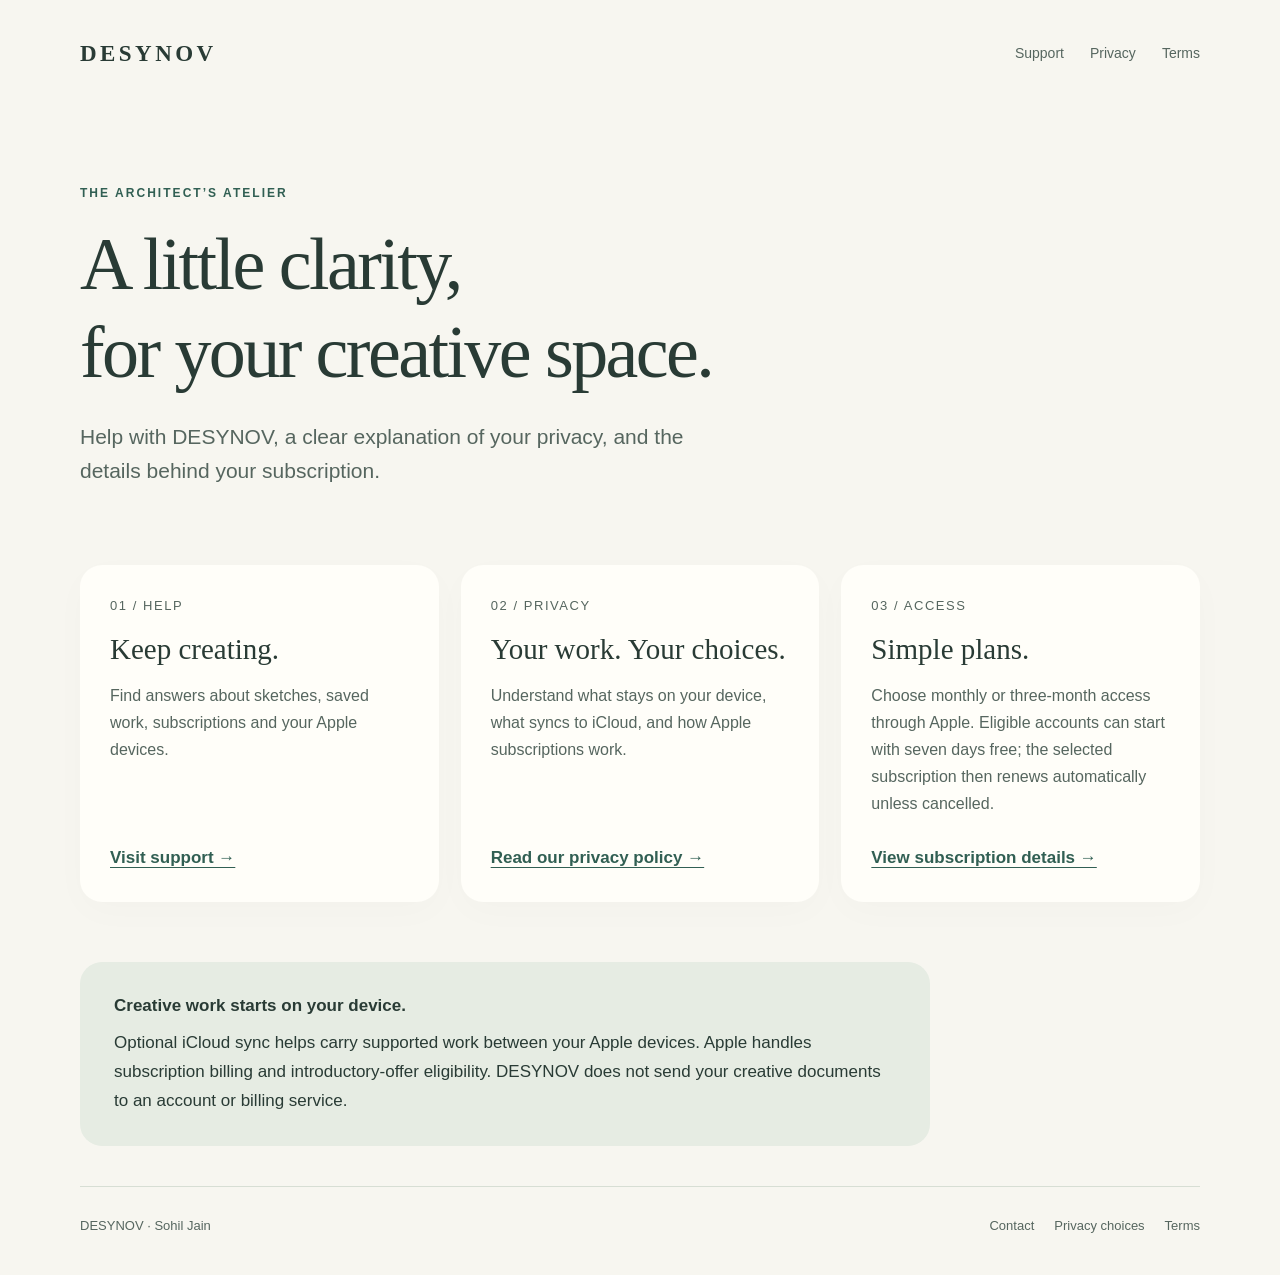
<file: index.html>
<!doctype html>
<html lang="en"><head><meta charset="utf-8"><meta name="viewport" content="width=device-width,initial-scale=1"><meta name="description" content="DESYNOV support, privacy information and subscription guidance for your creative workspace."><meta name="referrer" content="strict-origin-when-cross-origin"><title>DESYNOV — Support &amp; Privacy</title><link rel="stylesheet" href="styles.css"></head>
<body><a class="skip" href="#main">Skip to content</a><div class="wrap">
<header class="header"><a class="brand" href="index.html" aria-label="DESYNOV home">DESYNOV</a><nav aria-label="Main navigation"><a href="support.html">Support</a><a href="privacy.html">Privacy</a><a href="terms.html">Terms</a></nav></header>
<main id="main"><section class="hero"><p class="eyebrow">The architect’s atelier</p><h1>A little clarity,<br>for your creative space.</h1><p class="lead">Help with DESYNOV, a clear explanation of your privacy, and the details behind your subscription.</p></section>
<div class="grid"><section class="card"><span class="number" aria-hidden="true">01 / HELP</span><h2>Keep creating.</h2><p>Find answers about sketches, saved work, subscriptions and your Apple devices.</p><a href="support.html">Visit support →</a></section><section class="card"><span class="number" aria-hidden="true">02 / PRIVACY</span><h2>Your work. Your choices.</h2><p>Understand what stays on your device, what syncs to iCloud, and how Apple subscriptions work.</p><a href="privacy.html">Read our privacy policy →</a></section><section class="card"><span class="number" aria-hidden="true">03 / ACCESS</span><h2>Simple plans.</h2><p>Choose monthly or three-month access through Apple. Eligible accounts can start with seven days free; the selected subscription then renews automatically unless cancelled.</p><a href="terms.html">View subscription details →</a></section></div>
<aside class="note"><strong>Creative work starts on your device.</strong><p>Optional iCloud sync helps carry supported work between your Apple devices. Apple handles subscription billing and introductory-offer eligibility. DESYNOV does not send your creative documents to an account or billing service.</p></aside></main>
<footer class="footer"><p>DESYNOV · <span data-owner>Sohil Jain</span></p><nav aria-label="Footer"><a href="support.html">Contact</a><a href="privacy.html#choices">Privacy choices</a><a href="terms.html">Terms</a></nav></footer></div></body></html>
</file>
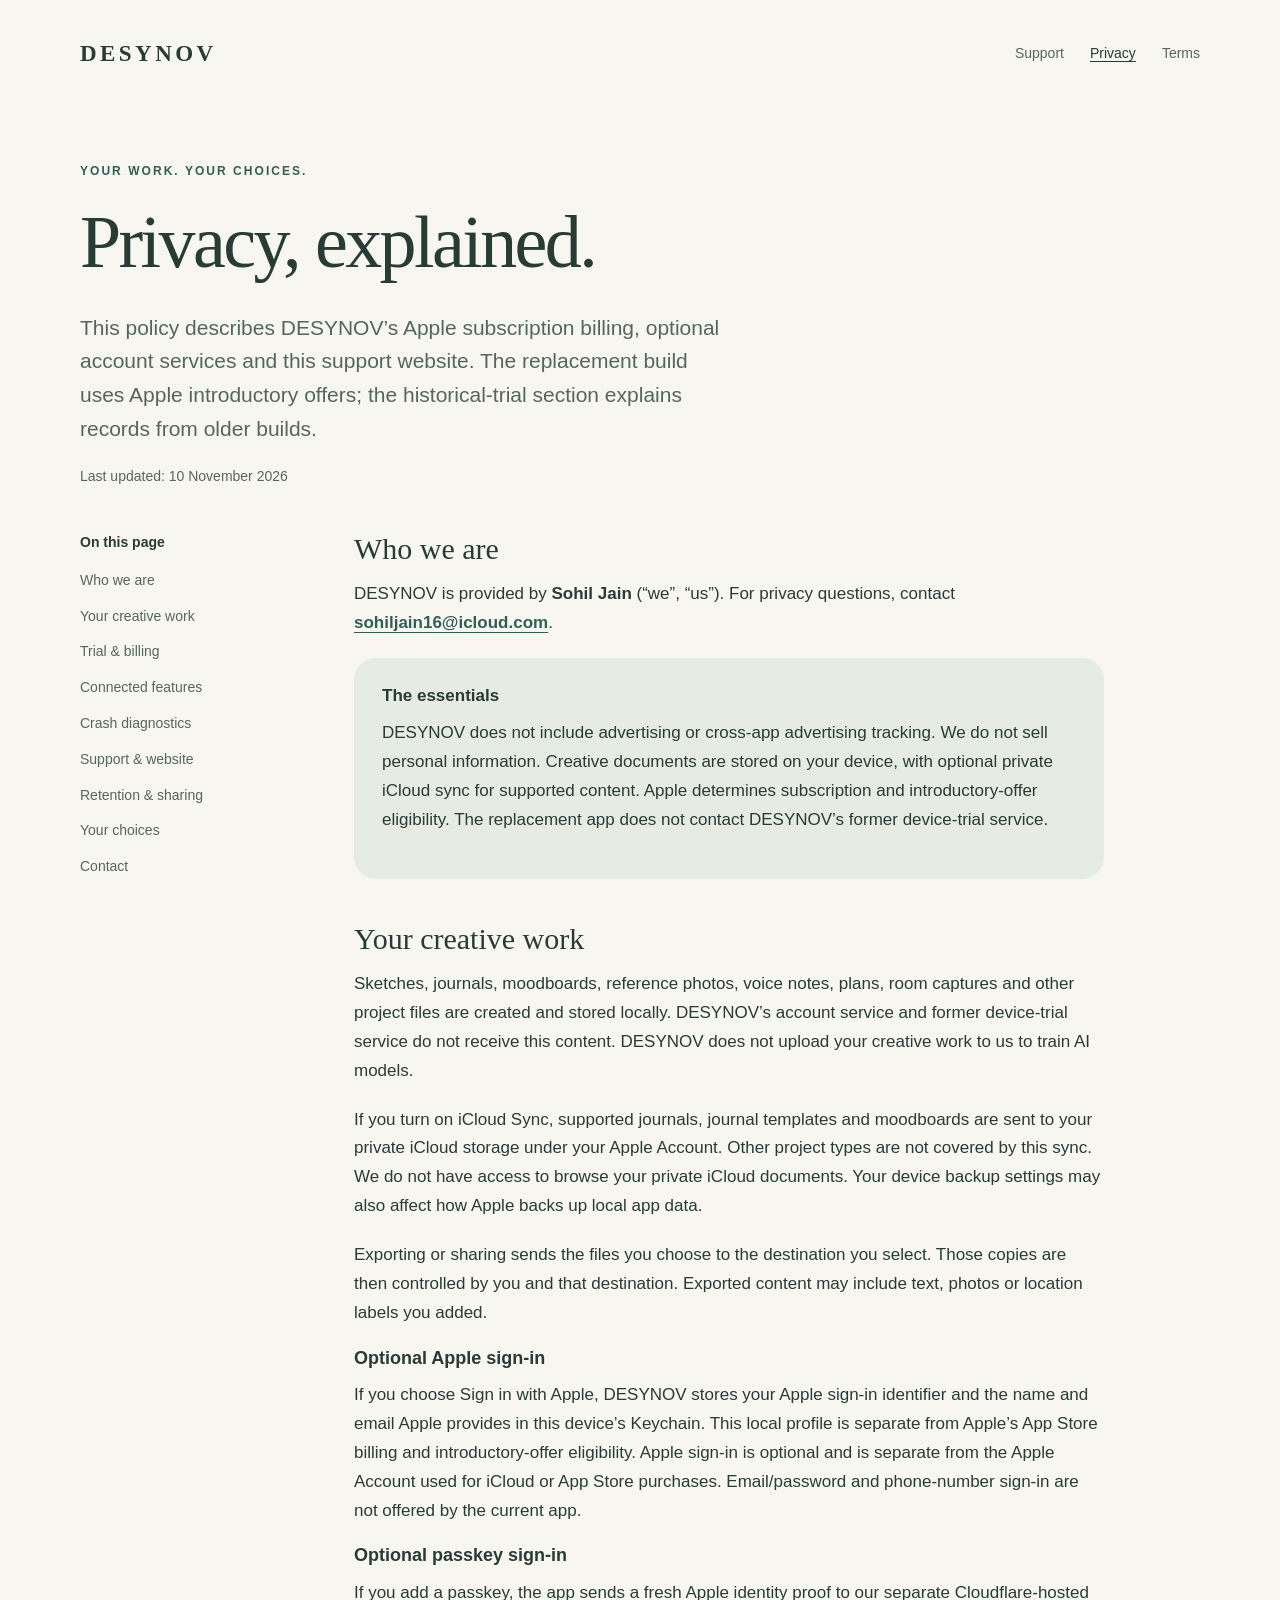
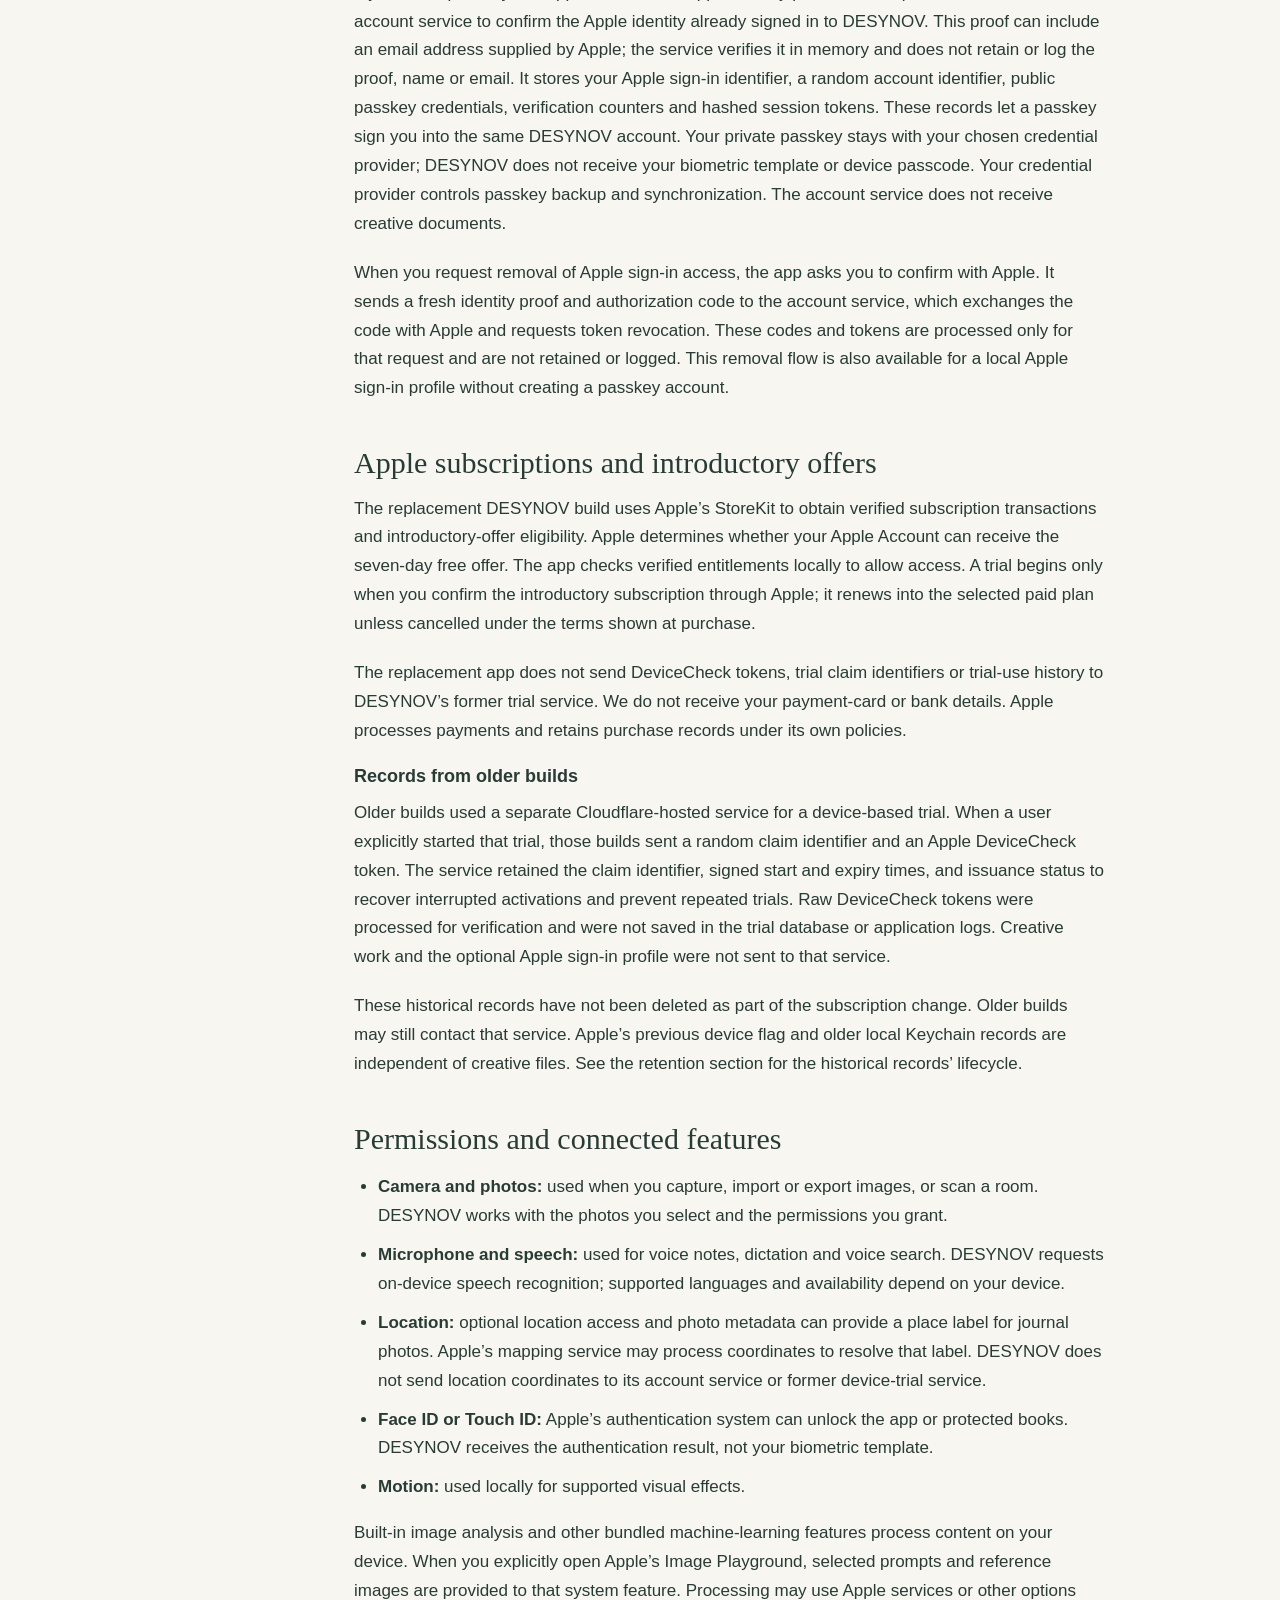
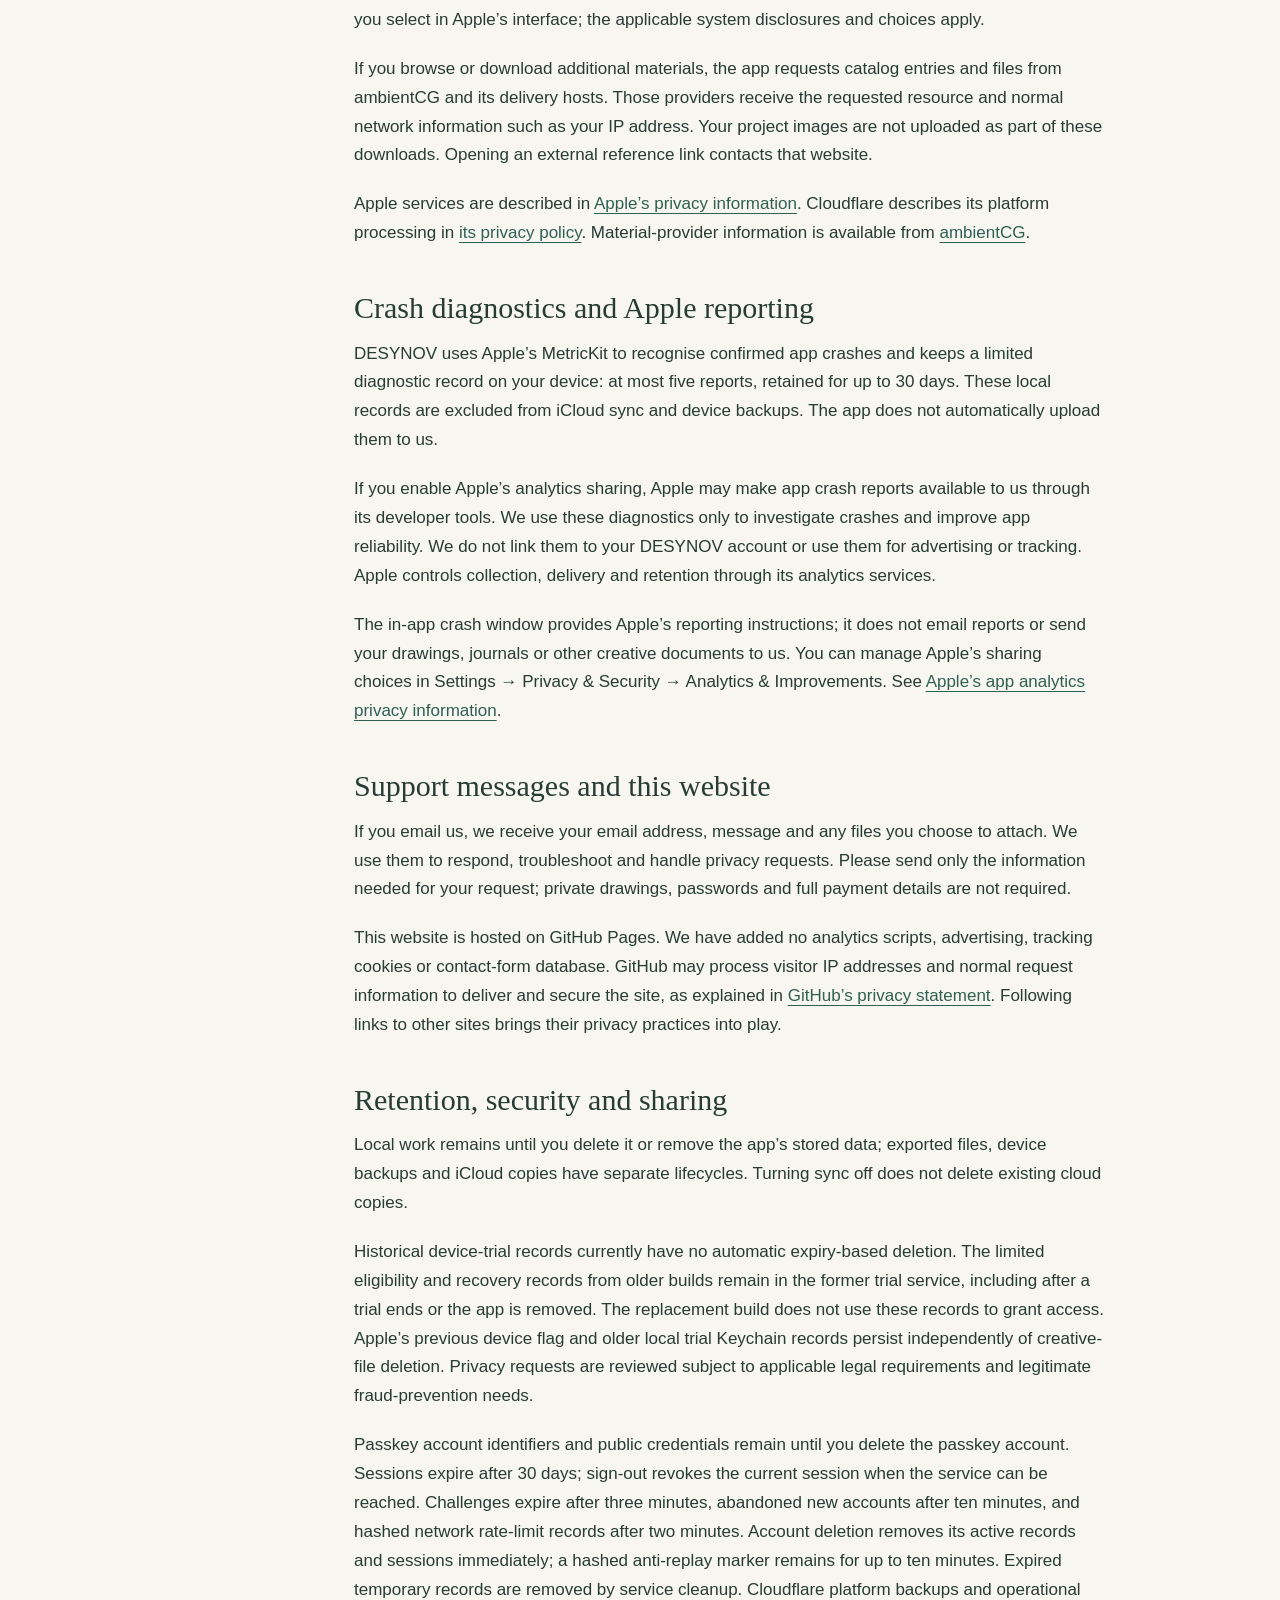
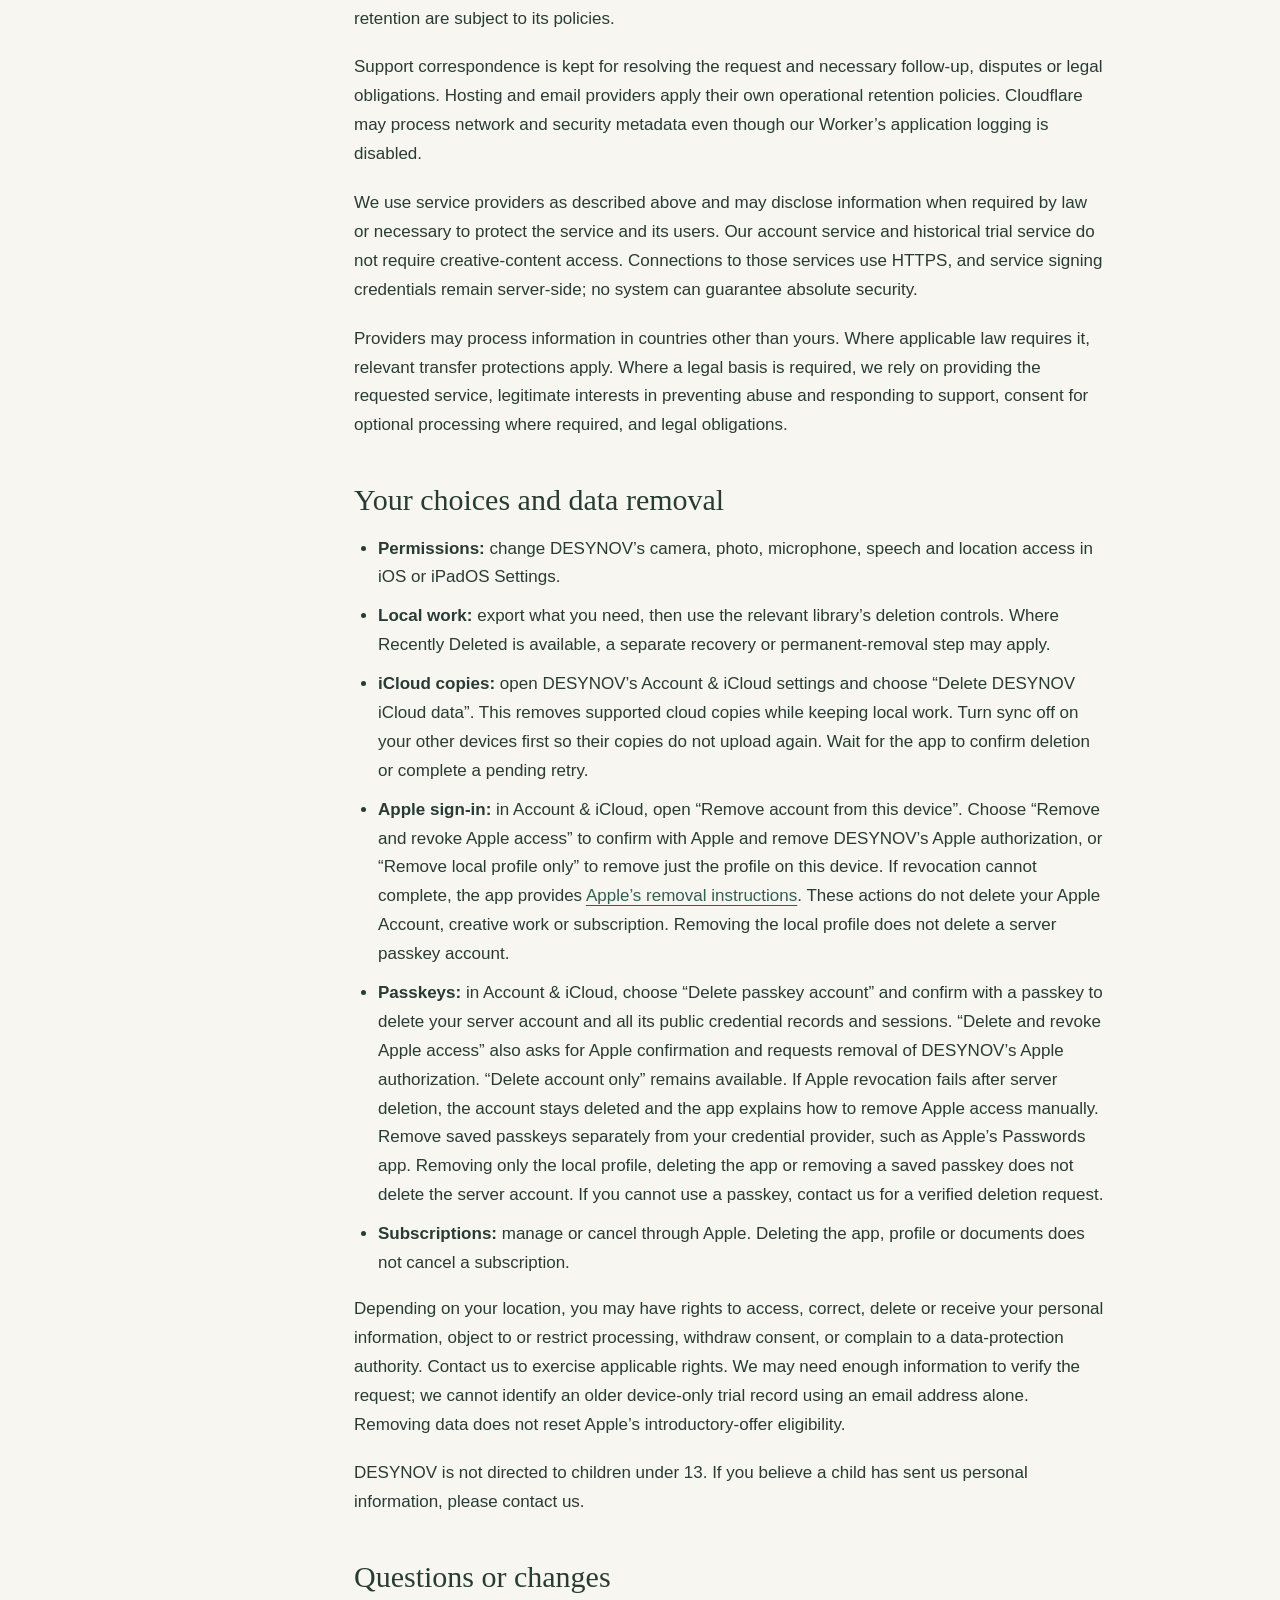
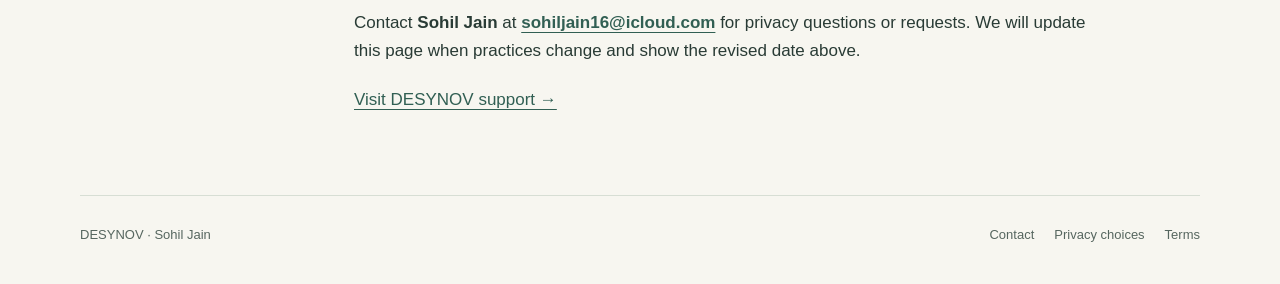
<file: privacy.html>
<!doctype html>
<html lang="en"><head><meta charset="utf-8"><meta name="viewport" content="width=device-width,initial-scale=1"><meta name="description" content="How DESYNOV handles creative work, iCloud sync, trial eligibility, subscriptions and your privacy choices."><meta name="referrer" content="strict-origin-when-cross-origin"><title>Privacy Policy — DESYNOV</title><link rel="stylesheet" href="styles.css"></head>
<body><a class="skip" href="#main">Skip to content</a><div class="wrap"><header class="header"><a class="brand" href="index.html" aria-label="DESYNOV home">DESYNOV</a><nav aria-label="Main navigation"><a href="support.html">Support</a><a href="privacy.html" aria-current="page">Privacy</a><a href="terms.html">Terms</a></nav></header>
<main id="main"><div class="hero compact"><p class="eyebrow">Your work. Your choices.</p><h1>Privacy, explained.</h1><p class="lead">This policy describes DESYNOV’s Apple subscription billing, optional account services and this support website. The replacement build uses Apple introductory offers; the historical-trial section explains records from older builds.</p><p class="date">Last updated: 10 November 2026</p></div>
<div class="document"><aside class="contents" aria-label="On this page"><p>On this page</p><a href="#operator">Who we are</a><a href="#work">Your creative work</a><a href="#trial">Trial &amp; billing</a><a href="#services">Connected features</a><a href="#crashes">Crash diagnostics</a><a href="#support">Support &amp; website</a><a href="#retention">Retention &amp; sharing</a><a href="#choices">Your choices</a><a href="#contact">Contact</a></aside><article class="prose">
<section id="operator"><h2>Who we are</h2><p>DESYNOV is provided by <strong>Sohil Jain</strong> (“we”, “us”). For privacy questions, contact <a class="email" href="mailto:sohiljain16@icloud.com">sohiljain16@icloud.com</a>.</p><div class="note"><strong>The essentials</strong><p>DESYNOV does not include advertising or cross-app advertising tracking. We do not sell personal information. Creative documents are stored on your device, with optional private iCloud sync for supported content. Apple determines subscription and introductory-offer eligibility. The replacement app does not contact DESYNOV’s former device-trial service.</p></div></section>
<section id="work"><h2>Your creative work</h2><p>Sketches, journals, moodboards, reference photos, voice notes, plans, room captures and other project files are created and stored locally. DESYNOV’s account service and former device-trial service do not receive this content. DESYNOV does not upload your creative work to us to train AI models.</p><p>If you turn on iCloud Sync, supported journals, journal templates and moodboards are sent to your private iCloud storage under your Apple Account. Other project types are not covered by this sync. We do not have access to browse your private iCloud documents. Your device backup settings may also affect how Apple backs up local app data.</p><p>Exporting or sharing sends the files you choose to the destination you select. Those copies are then controlled by you and that destination. Exported content may include text, photos or location labels you added.</p><h3>Optional Apple sign-in</h3><p>If you choose Sign in with Apple, DESYNOV stores your Apple sign-in identifier and the name and email Apple provides in this device’s Keychain. This local profile is separate from Apple’s App Store billing and introductory-offer eligibility. Apple sign-in is optional and is separate from the Apple Account used for iCloud or App Store purchases. Email/password and phone-number sign-in are not offered by the current app.</p><h3>Optional passkey sign-in</h3><p>If you add a passkey, the app sends a fresh Apple identity proof to our separate Cloudflare-hosted account service to confirm the Apple identity already signed in to DESYNOV. This proof can include an email address supplied by Apple; the service verifies it in memory and does not retain or log the proof, name or email. It stores your Apple sign-in identifier, a random account identifier, public passkey credentials, verification counters and hashed session tokens. These records let a passkey sign you into the same DESYNOV account. Your private passkey stays with your chosen credential provider; DESYNOV does not receive your biometric template or device passcode. Your credential provider controls passkey backup and synchronization. The account service does not receive creative documents.</p><p>When you request removal of Apple sign-in access, the app asks you to confirm with Apple. It sends a fresh identity proof and authorization code to the account service, which exchanges the code with Apple and requests token revocation. These codes and tokens are processed only for that request and are not retained or logged. This removal flow is also available for a local Apple sign-in profile without creating a passkey account.</p></section>
<section id="trial"><h2>Apple subscriptions and introductory offers</h2><p>The replacement DESYNOV build uses Apple’s StoreKit to obtain verified subscription transactions and introductory-offer eligibility. Apple determines whether your Apple Account can receive the seven-day free offer. The app checks verified entitlements locally to allow access. A trial begins only when you confirm the introductory subscription through Apple; it renews into the selected paid plan unless cancelled under the terms shown at purchase.</p><p>The replacement app does not send DeviceCheck tokens, trial claim identifiers or trial-use history to DESYNOV’s former trial service. We do not receive your payment-card or bank details. Apple processes payments and retains purchase records under its own policies.</p><h3>Records from older builds</h3><p>Older builds used a separate Cloudflare-hosted service for a device-based trial. When a user explicitly started that trial, those builds sent a random claim identifier and an Apple DeviceCheck token. The service retained the claim identifier, signed start and expiry times, and issuance status to recover interrupted activations and prevent repeated trials. Raw DeviceCheck tokens were processed for verification and were not saved in the trial database or application logs. Creative work and the optional Apple sign-in profile were not sent to that service.</p><p>These historical records have not been deleted as part of the subscription change. Older builds may still contact that service. Apple’s previous device flag and older local Keychain records are independent of creative files. See the retention section for the historical records’ lifecycle.</p></section>
<section id="services"><h2>Permissions and connected features</h2><ul><li><strong>Camera and photos:</strong> used when you capture, import or export images, or scan a room. DESYNOV works with the photos you select and the permissions you grant.</li><li><strong>Microphone and speech:</strong> used for voice notes, dictation and voice search. DESYNOV requests on-device speech recognition; supported languages and availability depend on your device.</li><li><strong>Location:</strong> optional location access and photo metadata can provide a place label for journal photos. Apple’s mapping service may process coordinates to resolve that label. DESYNOV does not send location coordinates to its account service or former device-trial service.</li><li><strong>Face ID or Touch ID:</strong> Apple’s authentication system can unlock the app or protected books. DESYNOV receives the authentication result, not your biometric template.</li><li><strong>Motion:</strong> used locally for supported visual effects.</li></ul><p>Built-in image analysis and other bundled machine-learning features process content on your device. When you explicitly open Apple’s Image Playground, selected prompts and reference images are provided to that system feature. Processing may use Apple services or other options you select in Apple’s interface; the applicable system disclosures and choices apply.</p><p>If you browse or download additional materials, the app requests catalog entries and files from ambientCG and its delivery hosts. Those providers receive the requested resource and normal network information such as your IP address. Your project images are not uploaded as part of these downloads. Opening an external reference link contacts that website.</p><p>Apple services are described in <a href="https://www.apple.com/legal/privacy/">Apple’s privacy information</a>. Cloudflare describes its platform processing in <a href="https://www.cloudflare.com/privacypolicy/">its privacy policy</a>. Material-provider information is available from <a href="https://ambientcg.com/">ambientCG</a>.</p></section>
<section id="crashes"><h2>Crash diagnostics and Apple reporting</h2><p>DESYNOV uses Apple’s MetricKit to recognise confirmed app crashes and keeps a limited diagnostic record on your device: at most five reports, retained for up to 30 days. These local records are excluded from iCloud sync and device backups. The app does not automatically upload them to us.</p><p>If you enable Apple’s analytics sharing, Apple may make app crash reports available to us through its developer tools. We use these diagnostics only to investigate crashes and improve app reliability. We do not link them to your DESYNOV account or use them for advertising or tracking. Apple controls collection, delivery and retention through its analytics services.</p><p>The in-app crash window provides Apple’s reporting instructions; it does not email reports or send your drawings, journals or other creative documents to us. You can manage Apple’s sharing choices in Settings → Privacy &amp; Security → Analytics &amp; Improvements. See <a href="https://www.apple.com/legal/privacy/data/en/app-analytics/">Apple’s app analytics privacy information</a>.</p></section>
<section id="support"><h2>Support messages and this website</h2><p>If you email us, we receive your email address, message and any files you choose to attach. We use them to respond, troubleshoot and handle privacy requests. Please send only the information needed for your request; private drawings, passwords and full payment details are not required.</p><p>This website is hosted on GitHub Pages. We have added no analytics scripts, advertising, tracking cookies or contact-form database. GitHub may process visitor IP addresses and normal request information to deliver and secure the site, as explained in <a href="https://docs.github.com/en/site-policy/privacy-policies/github-general-privacy-statement">GitHub’s privacy statement</a>. Following links to other sites brings their privacy practices into play.</p></section>
<section id="retention"><h2>Retention, security and sharing</h2><p>Local work remains until you delete it or remove the app’s stored data; exported files, device backups and iCloud copies have separate lifecycles. Turning sync off does not delete existing cloud copies.</p><p>Historical device-trial records currently have no automatic expiry-based deletion. The limited eligibility and recovery records from older builds remain in the former trial service, including after a trial ends or the app is removed. The replacement build does not use these records to grant access. Apple’s previous device flag and older local trial Keychain records persist independently of creative-file deletion. Privacy requests are reviewed subject to applicable legal requirements and legitimate fraud-prevention needs.</p><p>Passkey account identifiers and public credentials remain until you delete the passkey account. Sessions expire after 30 days; sign-out revokes the current session when the service can be reached. Challenges expire after three minutes, abandoned new accounts after ten minutes, and hashed network rate-limit records after two minutes. Account deletion removes its active records and sessions immediately; a hashed anti-replay marker remains for up to ten minutes. Expired temporary records are removed by service cleanup. Cloudflare platform backups and operational retention are subject to its policies.</p><p>Support correspondence is kept for resolving the request and necessary follow-up, disputes or legal obligations. Hosting and email providers apply their own operational retention policies. Cloudflare may process network and security metadata even though our Worker’s application logging is disabled.</p><p>We use service providers as described above and may disclose information when required by law or necessary to protect the service and its users. Our account service and historical trial service do not require creative-content access. Connections to those services use HTTPS, and service signing credentials remain server-side; no system can guarantee absolute security.</p><p>Providers may process information in countries other than yours. Where applicable law requires it, relevant transfer protections apply. Where a legal basis is required, we rely on providing the requested service, legitimate interests in preventing abuse and responding to support, consent for optional processing where required, and legal obligations.</p></section>
<section id="choices"><h2>Your choices and data removal</h2><ul><li><strong>Permissions:</strong> change DESYNOV’s camera, photo, microphone, speech and location access in iOS or iPadOS Settings.</li><li><strong>Local work:</strong> export what you need, then use the relevant library’s deletion controls. Where Recently Deleted is available, a separate recovery or permanent-removal step may apply.</li><li><strong>iCloud copies:</strong> open DESYNOV’s Account &amp; iCloud settings and choose “Delete DESYNOV iCloud data”. This removes supported cloud copies while keeping local work. Turn sync off on your other devices first so their copies do not upload again. Wait for the app to confirm deletion or complete a pending retry.</li><li><strong>Apple sign-in:</strong> in Account &amp; iCloud, open “Remove account from this device”. Choose “Remove and revoke Apple access” to confirm with Apple and remove DESYNOV’s Apple authorization, or “Remove local profile only” to remove just the profile on this device. If revocation cannot complete, the app provides <a href="https://support.apple.com/en-us/102571">Apple’s removal instructions</a>. These actions do not delete your Apple Account, creative work or subscription. Removing the local profile does not delete a server passkey account.</li><li><strong>Passkeys:</strong> in Account &amp; iCloud, choose “Delete passkey account” and confirm with a passkey to delete your server account and all its public credential records and sessions. “Delete and revoke Apple access” also asks for Apple confirmation and requests removal of DESYNOV’s Apple authorization. “Delete account only” remains available. If Apple revocation fails after server deletion, the account stays deleted and the app explains how to remove Apple access manually. Remove saved passkeys separately from your credential provider, such as Apple’s Passwords app. Removing only the local profile, deleting the app or removing a saved passkey does not delete the server account. If you cannot use a passkey, contact us for a verified deletion request.</li><li><strong>Subscriptions:</strong> manage or cancel through Apple. Deleting the app, profile or documents does not cancel a subscription.</li></ul><p>Depending on your location, you may have rights to access, correct, delete or receive your personal information, object to or restrict processing, withdraw consent, or complain to a data-protection authority. Contact us to exercise applicable rights. We may need enough information to verify the request; we cannot identify an older device-only trial record using an email address alone. Removing data does not reset Apple’s introductory-offer eligibility.</p><p>DESYNOV is not directed to children under 13. If you believe a child has sent us personal information, please contact us.</p></section>
<section id="contact"><h2>Questions or changes</h2><p>Contact <strong>Sohil Jain</strong> at <a class="email" href="mailto:sohiljain16@icloud.com">sohiljain16@icloud.com</a> for privacy questions or requests. We will update this page when practices change and show the revised date above.</p><p><a href="support.html">Visit DESYNOV support →</a></p></section>
</article></div></main><footer class="footer"><p>DESYNOV · Sohil Jain</p><nav aria-label="Footer"><a href="support.html">Contact</a><a href="privacy.html#choices">Privacy choices</a><a href="terms.html">Terms</a></nav></footer></div></body></html>
</file>
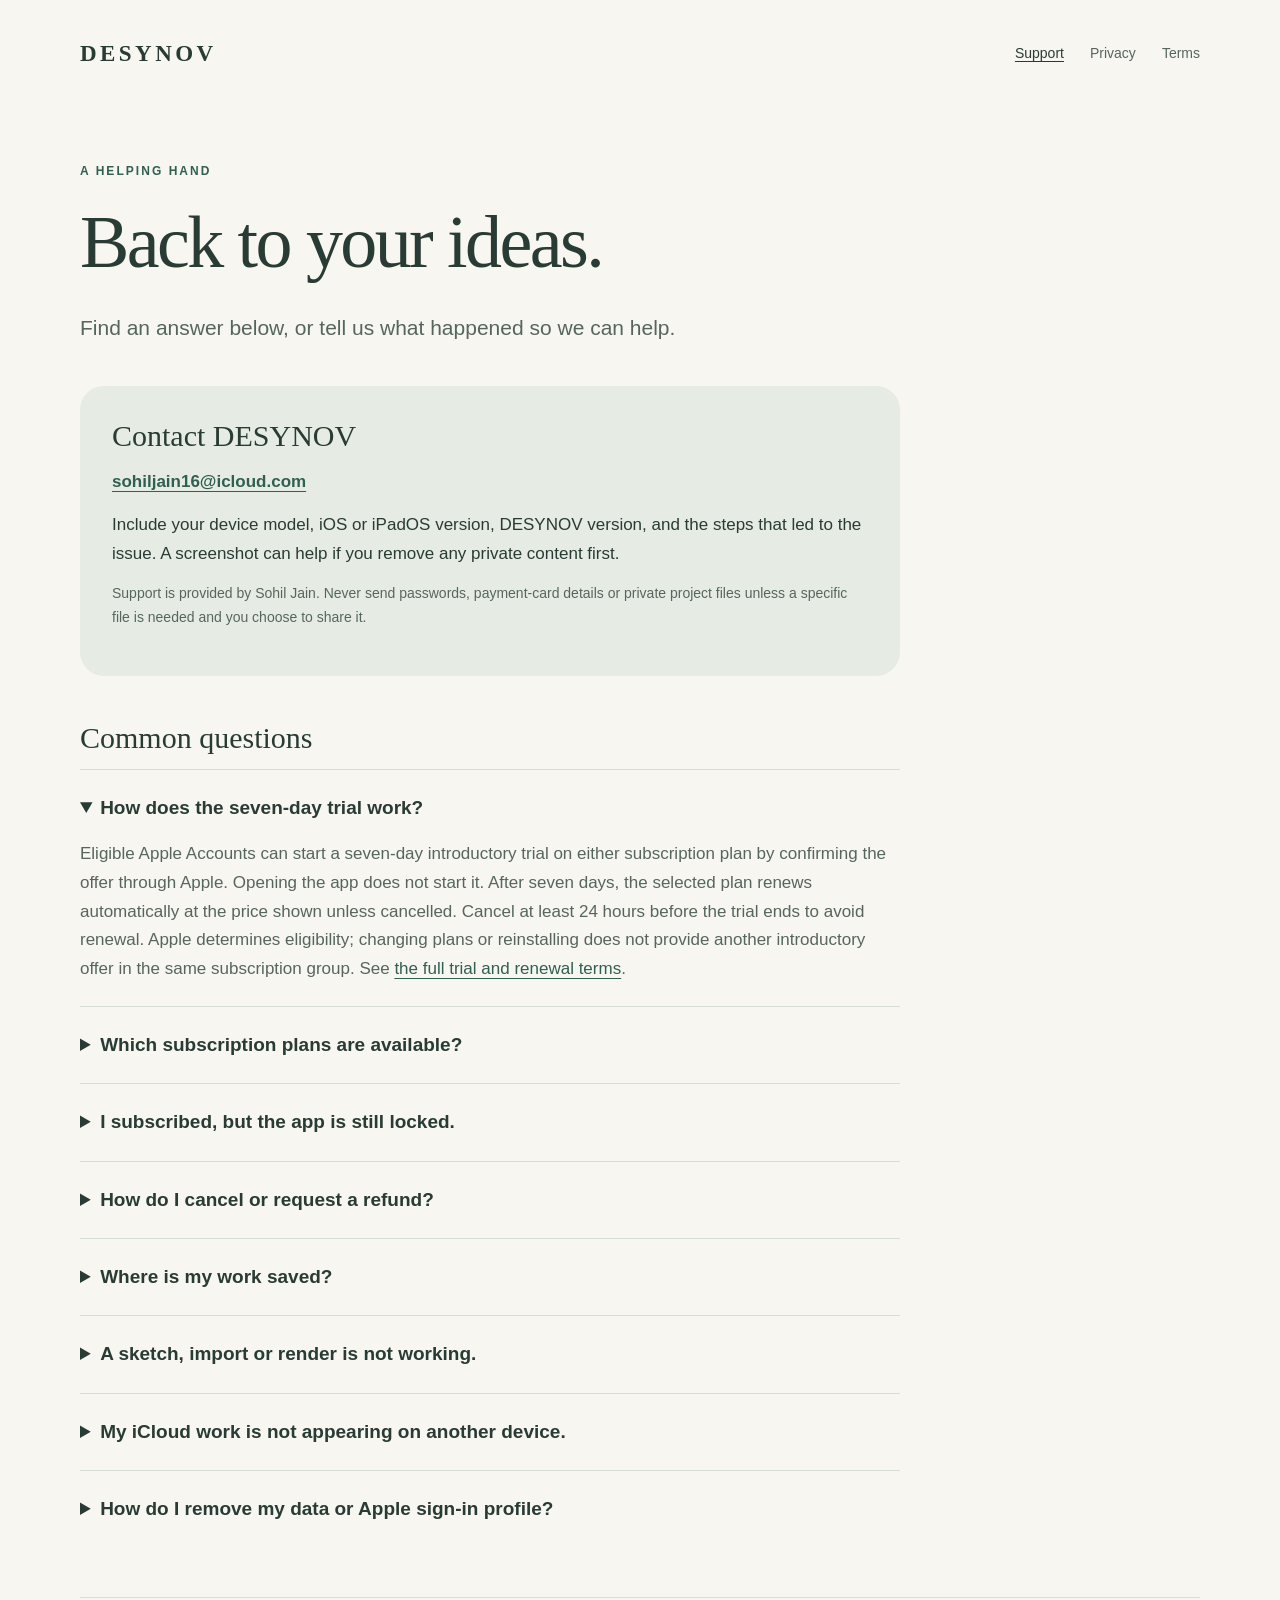
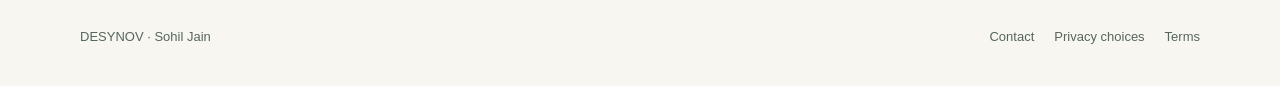
<file: support.html>
<!doctype html>
<html lang="en"><head><meta charset="utf-8"><meta name="viewport" content="width=device-width,initial-scale=1"><meta name="description" content="Contact DESYNOV support and get help with subscriptions, saved projects, iCloud and privacy choices."><meta name="referrer" content="strict-origin-when-cross-origin"><title>Support — DESYNOV</title><link rel="stylesheet" href="styles.css"></head>
<body><a class="skip" href="#main">Skip to content</a><div class="wrap"><header class="header"><a class="brand" href="index.html" aria-label="DESYNOV home">DESYNOV</a><nav aria-label="Main navigation"><a href="support.html" aria-current="page">Support</a><a href="privacy.html">Privacy</a><a href="terms.html">Terms</a></nav></header>
<main id="main"><div class="hero compact"><p class="eyebrow">A helping hand</p><h1>Back to your ideas.</h1><p class="lead">Find an answer below, or tell us what happened so we can help.</p></div>
<section class="contact"><h2>Contact DESYNOV</h2><p><a class="email" href="mailto:sohiljain16@icloud.com?subject=DESYNOV%20support">sohiljain16@icloud.com</a></p><p>Include your device model, iOS or iPadOS version, DESYNOV version, and the steps that led to the issue. A screenshot can help if you remove any private content first.</p><p class="small">Support is provided by Sohil Jain. Never send passwords, payment-card details or private project files unless a specific file is needed and you choose to share it.</p></section>
<div class="faq"><h2>Common questions</h2>
<details open><summary>How does the seven-day trial work?</summary><p>Eligible Apple Accounts can start a seven-day introductory trial on either subscription plan by confirming the offer through Apple. Opening the app does not start it. After seven days, the selected plan renews automatically at the price shown unless cancelled. Cancel at least 24 hours before the trial ends to avoid renewal. Apple determines eligibility; changing plans or reinstalling does not provide another introductory offer in the same subscription group. See <a href="terms.html">the full trial and renewal terms</a>.</p></details>
<details><summary>Which subscription plans are available?</summary><p>Monthly and three-month plans unlock the whole app. India reference prices are ₹149 per month and ₹399 every three months. Apple displays the current price for your storefront and currency before you confirm. There is no annual plan. See <a href="terms.html">subscription details</a>.</p></details>
<details><summary>I subscribed, but the app is still locked.</summary><p>Check that the device uses the Apple Account that made the purchase, connect to the internet, and choose “Restore Purchases” on DESYNOV’s subscription screen. If access still does not return, contact support with the message shown. You do not need to send your Apple password.</p></details>
<details><summary>How do I cancel or request a refund?</summary><p>On iPhone or iPad, open Settings, tap your name, then Subscriptions and DESYNOV. Follow <a href="https://support.apple.com/en-us/118428">Apple’s cancellation instructions</a>. For a refund request, use <a href="https://support.apple.com/en-us/118223">Apple’s refund process</a>; eligibility is determined by Apple and applicable consumer law. Deleting the app does not cancel billing.</p></details>
<details><summary>Where is my work saved?</summary><p>Project files are stored on your device. Optional iCloud Sync covers supported journals, templates and moodboards, not every project type. Use the export options available in each workspace for separate copies of important work. A trial or subscription ending does not itself delete saved documents, but access to creative workspaces requires an active Apple subscription entitlement, including an eligible introductory trial. Home remains available.</p></details>
<details><summary>A sketch, import or render is not working.</summary><p>Note the tool, file type and exact steps involved. Check that your device has free storage and the permissions required by that feature. For camera, LiDAR, Pencil or Apple Intelligence features, include the device model because support varies by hardware. Export important work before troubleshooting; do not delete and reinstall the app as a first step.</p></details>
<details><summary>My iCloud work is not appearing on another device.</summary><p>Confirm both devices use the same Apple Account in device Settings and have DESYNOV iCloud Sync enabled. Check the app’s sync status, internet connection and available iCloud space. The optional DESYNOV Sign in with Apple profile does not switch the iCloud account. Contact us if a pending or error status continues.</p></details>
<details><summary>How do I remove my data or Apple sign-in profile?</summary><p>Use the account and library controls described in <a href="privacy.html#choices">Privacy choices and data removal</a>. Local work, iCloud copies, the optional DESYNOV sign-in profile and Apple subscriptions are separate. You can also email us with a privacy request.</p></details>
</div></main><footer class="footer"><p>DESYNOV · Sohil Jain</p><nav aria-label="Footer"><a href="support.html">Contact</a><a href="privacy.html#choices">Privacy choices</a><a href="terms.html">Terms</a></nav></footer></div></body></html>
</file>
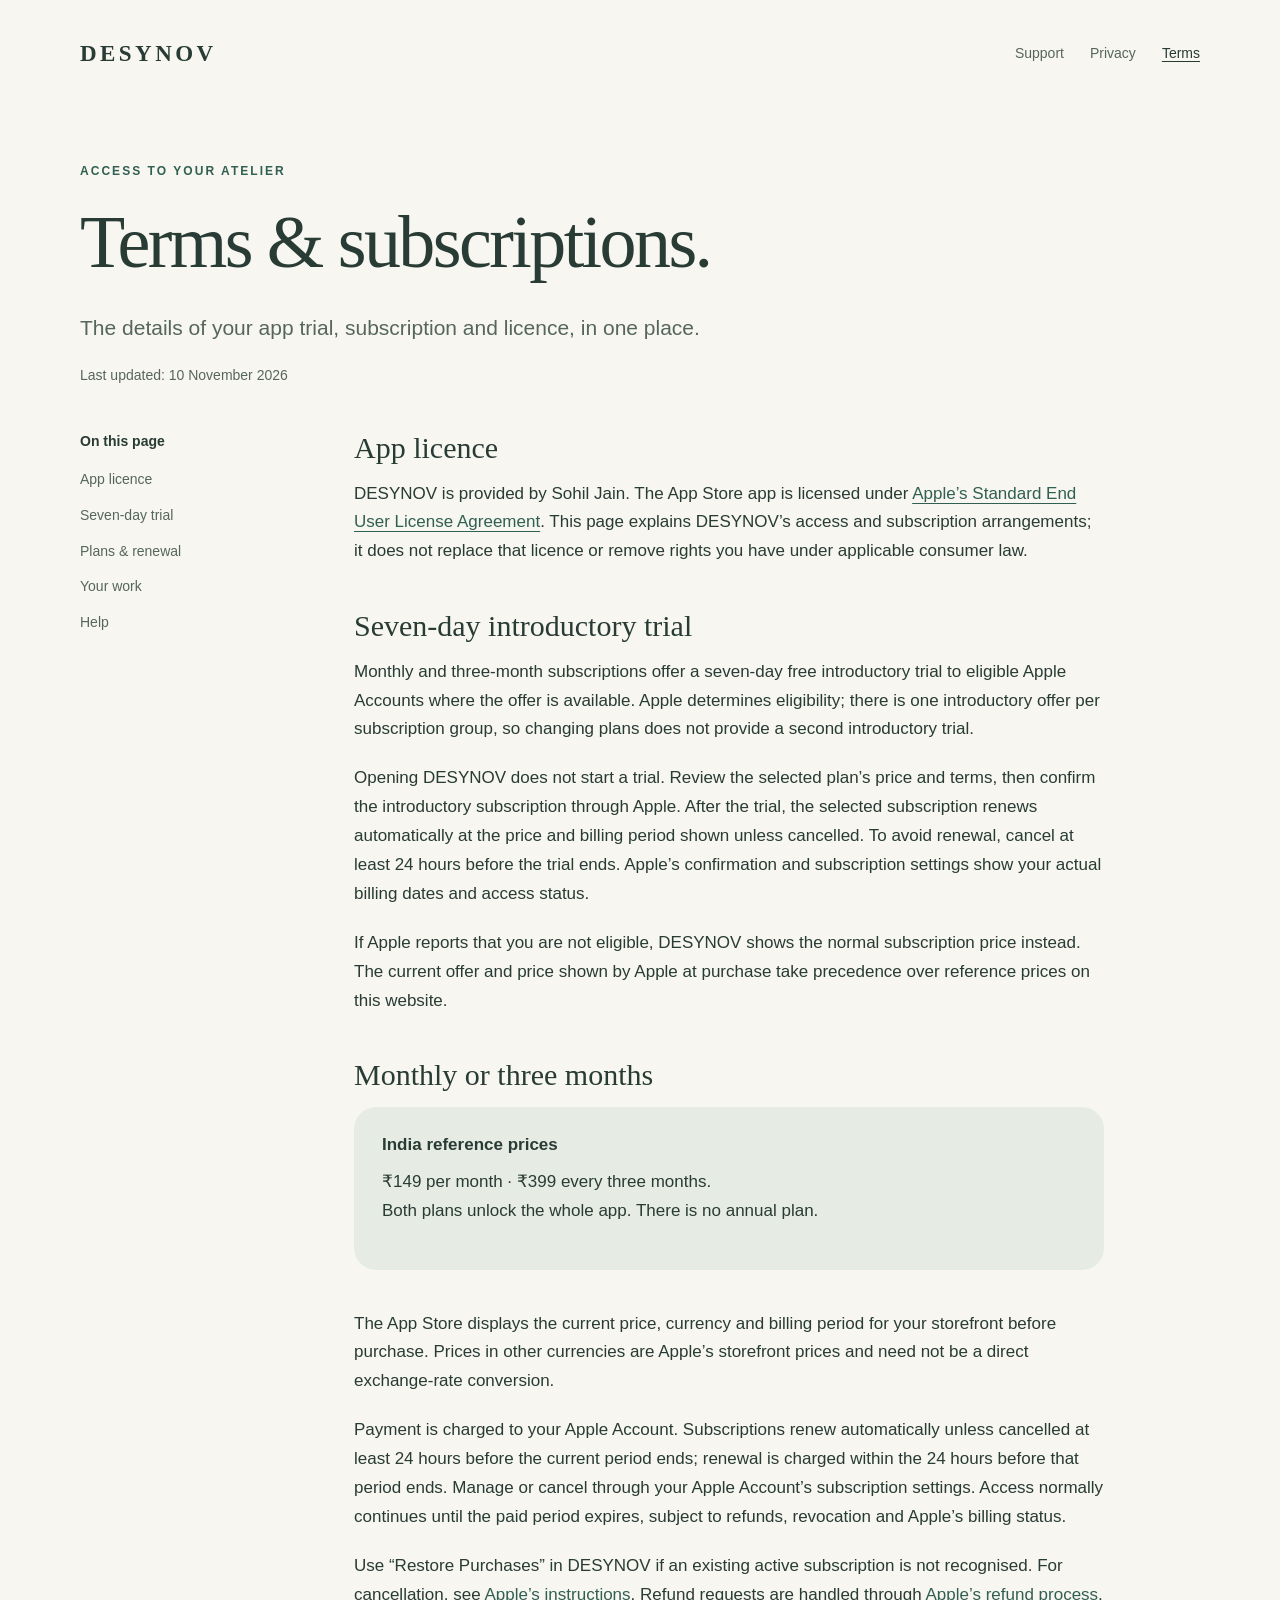
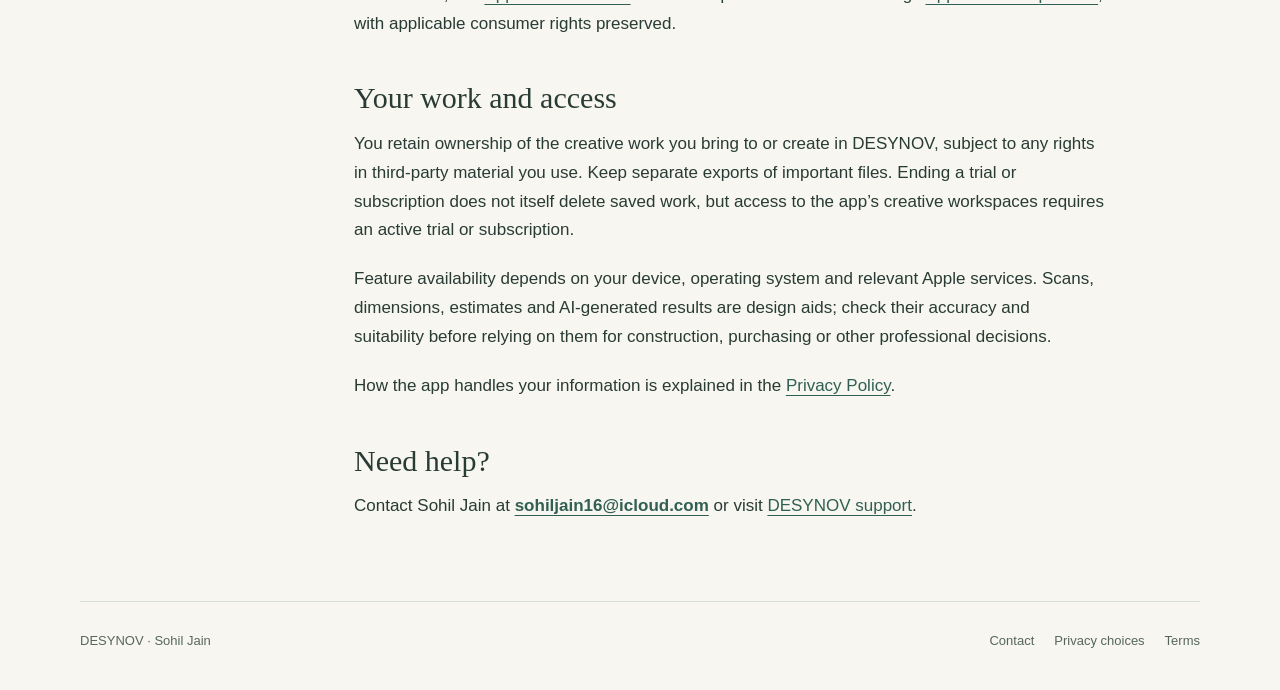
<file: terms.html>
<!doctype html>
<html lang="en"><head><meta charset="utf-8"><meta name="viewport" content="width=device-width,initial-scale=1"><meta name="description" content="DESYNOV subscription terms: Apple subscription introductory trial, monthly and three-month plans, Apple billing and licence information."><meta name="referrer" content="strict-origin-when-cross-origin"><title>Terms &amp; Subscriptions — DESYNOV</title><link rel="stylesheet" href="styles.css"></head>
<body><a class="skip" href="#main">Skip to content</a><div class="wrap"><header class="header"><a class="brand" href="index.html" aria-label="DESYNOV home">DESYNOV</a><nav aria-label="Main navigation"><a href="support.html">Support</a><a href="privacy.html">Privacy</a><a href="terms.html" aria-current="page">Terms</a></nav></header>
<main id="main"><div class="hero compact"><p class="eyebrow">Access to your atelier</p><h1>Terms &amp; subscriptions.</h1><p class="lead">The details of your app trial, subscription and licence, in one place.</p><p class="date">Last updated: 10 November 2026</p></div>
<div class="document"><aside class="contents" aria-label="On this page"><p>On this page</p><a href="#licence">App licence</a><a href="#trial">Seven-day trial</a><a href="#plans">Plans &amp; renewal</a><a href="#work">Your work</a><a href="#help">Help</a></aside><article class="prose">
<section id="licence"><h2>App licence</h2><p>DESYNOV is provided by Sohil Jain. The App Store app is licensed under <a href="https://www.apple.com/legal/internet-services/itunes/dev/stdeula/">Apple’s Standard End User License Agreement</a>. This page explains DESYNOV’s access and subscription arrangements; it does not replace that licence or remove rights you have under applicable consumer law.</p></section>
<section id="trial"><h2>Seven-day introductory trial</h2><p>Monthly and three-month subscriptions offer a seven-day free introductory trial to eligible Apple Accounts where the offer is available. Apple determines eligibility; there is one introductory offer per subscription group, so changing plans does not provide a second introductory trial.</p><p>Opening DESYNOV does not start a trial. Review the selected plan’s price and terms, then confirm the introductory subscription through Apple. After the trial, the selected subscription renews automatically at the price and billing period shown unless cancelled. To avoid renewal, cancel at least 24 hours before the trial ends. Apple’s confirmation and subscription settings show your actual billing dates and access status.</p><p>If Apple reports that you are not eligible, DESYNOV shows the normal subscription price instead. The current offer and price shown by Apple at purchase take precedence over reference prices on this website.</p></section>
<section id="plans"><h2>Monthly or three months</h2><div class="note"><strong>India reference prices</strong><p>₹149 per month · ₹399 every three months.<br>Both plans unlock the whole app. There is no annual plan.</p></div><p>The App Store displays the current price, currency and billing period for your storefront before purchase. Prices in other currencies are Apple’s storefront prices and need not be a direct exchange-rate conversion.</p><p>Payment is charged to your Apple Account. Subscriptions renew automatically unless cancelled at least 24 hours before the current period ends; renewal is charged within the 24 hours before that period ends. Manage or cancel through your Apple Account’s subscription settings. Access normally continues until the paid period expires, subject to refunds, revocation and Apple’s billing status.</p><p>Use “Restore Purchases” in DESYNOV if an existing active subscription is not recognised. For cancellation, see <a href="https://support.apple.com/en-us/118428">Apple’s instructions</a>. Refund requests are handled through <a href="https://support.apple.com/en-us/118223">Apple’s refund process</a>, with applicable consumer rights preserved.</p></section>
<section id="work"><h2>Your work and access</h2><p>You retain ownership of the creative work you bring to or create in DESYNOV, subject to any rights in third-party material you use. Keep separate exports of important files. Ending a trial or subscription does not itself delete saved work, but access to the app’s creative workspaces requires an active trial or subscription.</p><p>Feature availability depends on your device, operating system and relevant Apple services. Scans, dimensions, estimates and AI-generated results are design aids; check their accuracy and suitability before relying on them for construction, purchasing or other professional decisions.</p><p>How the app handles your information is explained in the <a href="privacy.html">Privacy Policy</a>.</p></section>
<section id="help"><h2>Need help?</h2><p>Contact Sohil Jain at <a class="email" href="mailto:sohiljain16@icloud.com">sohiljain16@icloud.com</a> or visit <a href="support.html">DESYNOV support</a>.</p></section>
</article></div></main><footer class="footer"><p>DESYNOV · Sohil Jain</p><nav aria-label="Footer"><a href="support.html">Contact</a><a href="privacy.html#choices">Privacy choices</a><a href="terms.html">Terms</a></nav></footer></div></body></html>
</file>
<file: styles.css>
:root{color-scheme:light;--paper:#f7f6f0;--ink:#293b35;--muted:#56665f;--sage:#e6ece3;--accent:#315f53;--line:#d7ded4;--white:#fffef9}
*{box-sizing:border-box}html{scroll-padding-top:2rem}body{margin:0;background:var(--paper);color:var(--ink);font:17px/1.7 -apple-system,BlinkMacSystemFont,"Segoe UI",sans-serif;-webkit-font-smoothing:antialiased}a{color:var(--accent);text-underline-offset:.22em}a:hover{text-decoration-thickness:2px}a:focus-visible,summary:focus-visible{outline:3px solid var(--accent);outline-offset:5px;border-radius:3px}.skip{position:absolute;left:1rem;top:-6rem;background:var(--white);padding:.7rem 1rem;z-index:2}.skip:focus{top:1rem}.wrap{width:min(1120px,calc(100% - 64px));margin-inline:auto}.header{display:flex;justify-content:space-between;gap:24px;align-items:center;padding:34px 0}.brand{font-family:Georgia,serif;letter-spacing:.15em;font-size:23px;font-weight:bold;text-decoration:none;color:var(--ink)}nav{display:flex;gap:26px;flex-wrap:wrap}nav a{font-size:14px;text-decoration:none;color:var(--muted)}nav a[aria-current=page]{color:var(--ink);text-decoration:underline}h1,h2,h3{line-height:1.18;text-wrap:balance}h1,h2{font-family:Georgia,"Times New Roman",serif;font-weight:normal}h1{font-size:clamp(40px,6vw,74px);letter-spacing:-.035em;margin:18px 0 24px;max-width:850px}h2{font-size:30px;margin:42px 0 14px}h3{font-size:18px;margin:0 0 12px}.eyebrow{text-transform:uppercase;letter-spacing:.17em;font-size:12px;font-weight:650;color:var(--accent);margin:0}.lead{font-size:21px;line-height:1.6;max-width:650px;color:var(--muted);margin:0}.hero{padding:76px 0 60px}.hero.compact{padding:54px 0 42px}.date{font-size:14px;color:var(--muted);margin:20px 0 0}.grid{display:grid;grid-template-columns:repeat(3,1fr);gap:22px;margin:18px 0 60px}.card{background:var(--white);padding:30px;border-radius:22px;box-shadow:0 10px 36px #293b3505;display:flex;flex-direction:column;align-items:flex-start}.card h2{font-size:29px;margin:15px 0}.card p{color:var(--muted);font-size:16px;margin:0 0 26px}.card>a{margin-top:auto;font-weight:600}.number{font-size:13px;letter-spacing:.12em;color:var(--muted)}.note{background:var(--sage);border-radius:22px;padding:30px 34px;max-width:850px;margin:0 0 40px}.note p{margin:0}.note strong{display:block;margin-bottom:8px}.document{display:grid;grid-template-columns:210px minmax(0,750px);gap:64px;padding-bottom:60px}.contents{font-size:14px;align-self:start;position:sticky;top:24px}.contents p{font-weight:650;margin:0 0 14px}.contents a{display:block;margin-bottom:12px;color:var(--muted);text-decoration:none}.contents a:hover{text-decoration:underline}.prose{min-width:0}.prose>section:first-child h2{margin-top:0}.prose p{margin:0 0 20px}.prose li{margin-bottom:10px}.prose ul,.prose ol{padding-left:24px}.prose a{overflow-wrap:anywhere}.prose .note{padding:24px 28px}.email{font-weight:600;overflow-wrap:anywhere}.pill{display:inline-block;text-decoration:none;background:var(--accent);color:white;padding:11px 20px;border-radius:30px;font-size:15px;font-weight:600}.faq{max-width:820px;padding-bottom:50px}.faq details{border-top:1px solid var(--line);padding:22px 0}.faq summary{font-size:19px;font-weight:600;cursor:pointer;padding-right:8px}.faq details p{color:var(--muted);margin:15px 0 0}.footer{border-top:1px solid var(--line);padding:28px 0 38px;display:flex;gap:24px;justify-content:space-between;align-items:flex-start;font-size:13px;color:var(--muted)}.footer p{margin:0}.footer nav{gap:20px}.footer nav a{font-size:13px}.contact{margin:0 0 44px;padding:32px;background:var(--sage);border-radius:24px;max-width:820px}.contact h2{margin:0 0 14px}.contact p{margin:0 0 14px}.small{font-size:14px;color:var(--muted)}.draft{background:#fff0d8;padding:12px 24px;font-size:14px;text-align:center}
@media(max-width:760px){.wrap{width:calc(100% - 36px)}.header{align-items:flex-start;padding:24px 0;gap:20px;flex-direction:column}.header nav{gap:24px}.hero,.hero.compact{padding:36px 0}.lead{font-size:19px}.grid{grid-template-columns:1fr;gap:16px;margin-bottom:38px}.card{padding:26px}.document{display:block;padding-bottom:30px}.contents{position:static;display:flex;flex-wrap:wrap;column-gap:18px;row-gap:8px;margin-bottom:36px}.contents p{width:100%;margin-bottom:4px}.contents a{margin:0}.note,.contact{padding:24px}.footer{flex-direction:column;gap:16px}h2{font-size:27px}}
@media(prefers-reduced-motion:reduce){html{scroll-behavior:auto}}@media print{.header,.contents,.footer,.skip,.draft{display:none}.wrap{width:100%}.document{display:block}.hero,.hero.compact{padding:0 0 24px}body{font-size:11pt;background:white;color:black}h1{font-size:32pt}h2{break-after:avoid}.note{background:none;padding:0}a{color:inherit}}
</file>
